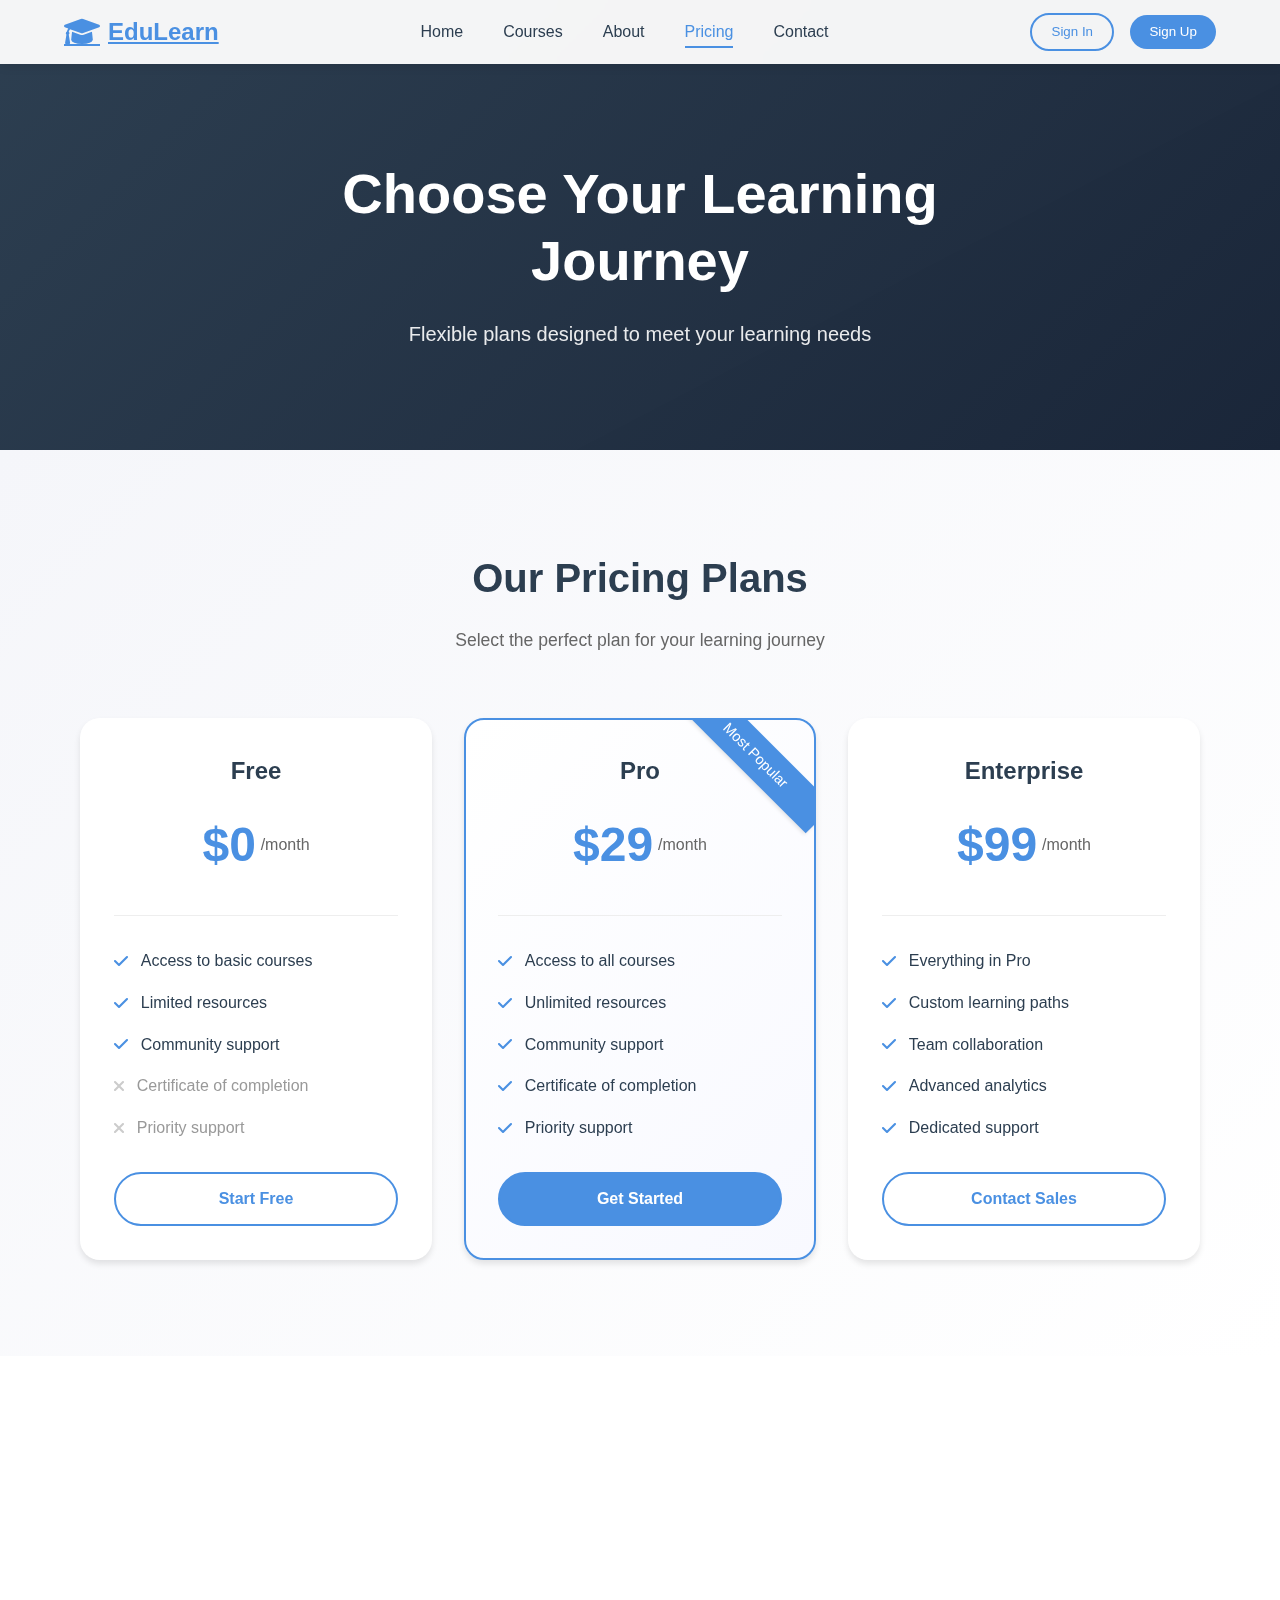
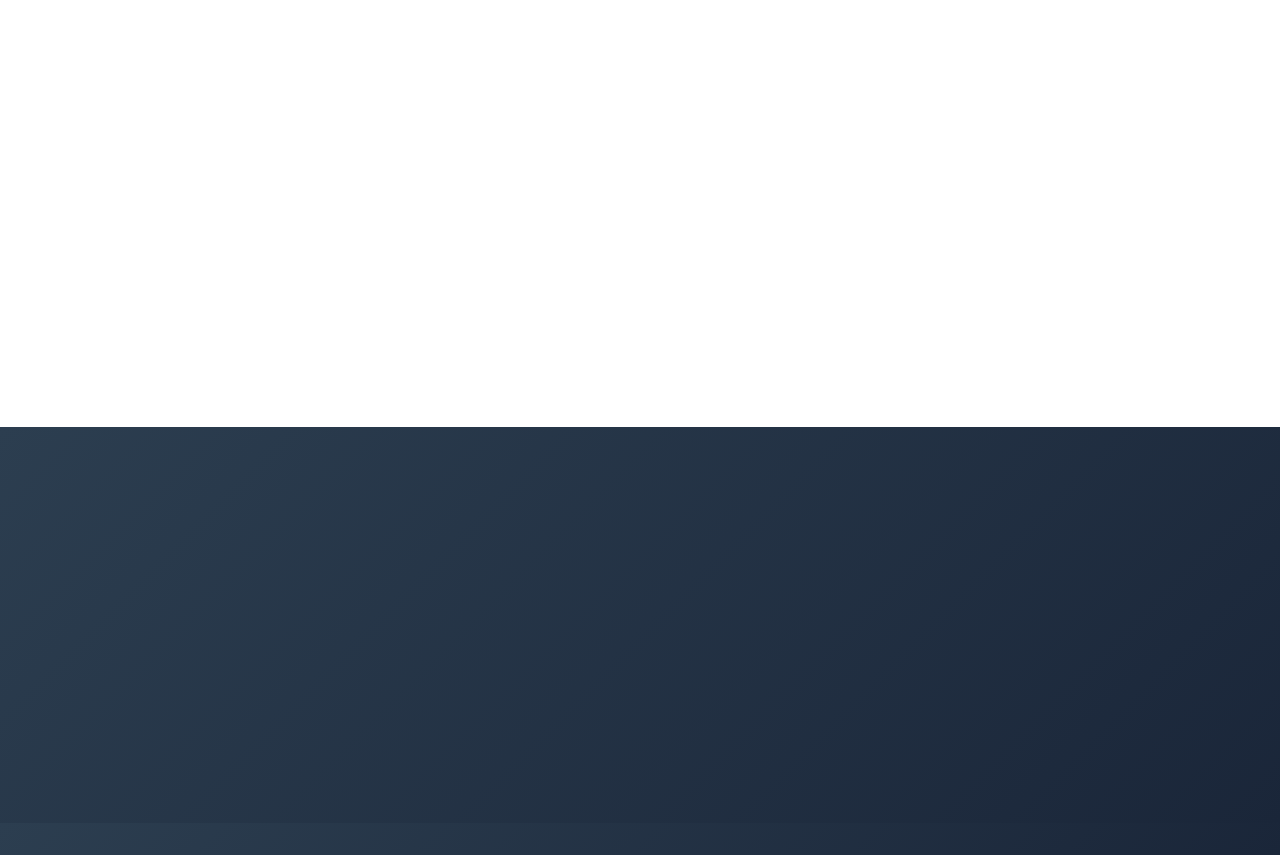
<file: pricing.html>
<!DOCTYPE html>
<html lang="en">
<head>
    <meta charset="UTF-8">
    <meta name="viewport" content="width=device-width, initial-scale=1.0">
    <title>Pricing - EduLearn</title>
    <link rel="stylesheet" href="styles.css">
    <link rel="stylesheet" href="pricing.css">
    <link rel="stylesheet" href="https://cdnjs.cloudflare.com/ajax/libs/font-awesome/6.0.0/css/all.min.css">
    <link rel="stylesheet" href="https://unpkg.com/aos@next/dist/aos.css" />
</head>
<body>
    <!-- Navbar -->
    <nav class="navbar">
        <div class="nav-container">
            <a href="index.html" class="logo">
                <i class="fas fa-graduation-cap"></i>
                EduLearn
            </a>
            <div class="nav-toggle">
                <span></span>
                <span></span>
                <span></span>
            </div>
            <ul class="nav-links">
                <li><a href="index.html">Home</a></li>
                <li><a href="index.html#courses">Courses</a></li>
                <li><a href="about.html">About</a></li>
                <li><a href="pricing.html" class="active">Pricing</a></li>
                <li><a href="#contact">Contact</a></li>
            </ul>
            <div class="nav-auth">
                <button class="signin-btn">Sign In</button>
                <button class="signup-btn">Sign Up</button>
            </div>
        </div>
    </nav>

    <!-- Pricing Hero Section -->
    <section class="pricing-hero">
        <div class="pricing-hero-content">
            <h1 data-aos="fade-up">Choose Your Learning Journey</h1>
            <p data-aos="fade-up" data-aos-delay="200">Flexible plans designed to meet your learning needs</p>
        </div>
    </section>

    <!-- Pricing Section -->
    <section class="pricing-section">
        <div class="section-header" data-aos="fade-up">
            <h2>Our Pricing Plans</h2>
            <p>Select the perfect plan for your learning journey</p>
        </div>
        <div class="pricing-grid">
            <div class="pricing-card" data-aos="fade-up" data-aos-delay="0">
                <div class="card-header">
                    <h3>Free</h3>
                    <div class="price">$0<span>/month</span></div>
                </div>
                <div class="card-features">
                    <ul>
                        <li><i class="fas fa-check"></i> Access to basic courses</li>
                        <li><i class="fas fa-check"></i> Limited resources</li>
                        <li><i class="fas fa-check"></i> Community support</li>
                        <li class="disabled"><i class="fas fa-times"></i> Certificate of completion</li>
                        <li class="disabled"><i class="fas fa-times"></i> Priority support</li>
                    </ul>
                </div>
                <button class="pricing-button">Start Free</button>
            </div>

            <div class="pricing-card featured" data-aos="fade-up" data-aos-delay="200">
                <div class="popular-badge">Most Popular</div>
                <div class="card-header">
                    <h3>Pro</h3>
                    <div class="price">$29<span>/month</span></div>
                </div>
                <div class="card-features">
                    <ul>
                        <li><i class="fas fa-check"></i> Access to all courses</li>
                        <li><i class="fas fa-check"></i> Unlimited resources</li>
                        <li><i class="fas fa-check"></i> Community support</li>
                        <li><i class="fas fa-check"></i> Certificate of completion</li>
                        <li><i class="fas fa-check"></i> Priority support</li>
                    </ul>
                </div>
                <button class="pricing-button featured">Get Started</button>
            </div>

            <div class="pricing-card" data-aos="fade-up" data-aos-delay="400">
                <div class="card-header">
                    <h3>Enterprise</h3>
                    <div class="price">$99<span>/month</span></div>
                </div>
                <div class="card-features">
                    <ul>
                        <li><i class="fas fa-check"></i> Everything in Pro</li>
                        <li><i class="fas fa-check"></i> Custom learning paths</li>
                        <li><i class="fas fa-check"></i> Team collaboration</li>
                        <li><i class="fas fa-check"></i> Advanced analytics</li>
                        <li><i class="fas fa-check"></i> Dedicated support</li>
                    </ul>
                </div>
                <button class="pricing-button">Contact Sales</button>
            </div>
        </div>
    </section>

    <!-- FAQ Section -->
    <section class="pricing-faq">
        <div class="section-header" data-aos="fade-up">
            <h2>Frequently Asked Questions</h2>
            <p>Common questions about our pricing plans</p>
        </div>
        <div class="faq-container">
            <div class="faq-item" data-aos="fade-up" data-aos-delay="0">
                <div class="faq-question">
                    <div class="question-text">
                        <i class="fas fa-circle-question"></i>
                        <span>Can I switch plans anytime?</span>
                    </div>
                    <div class="faq-toggle">
                        <i class="fas fa-chevron-down"></i>
                    </div>
                </div>
                <div class="faq-answer">
                    <p>Yes, you can upgrade or downgrade your plan at any time. Changes will be reflected in your next billing cycle.</p>
                </div>
            </div>

            <div class="faq-item" data-aos="fade-up" data-aos-delay="100">
                <div class="faq-question">
                    <div class="question-text">
                        <i class="fas fa-credit-card"></i>
                        <span>What payment methods do you accept?</span>
                    </div>
                    <div class="faq-toggle">
                        <i class="fas fa-chevron-down"></i>
                    </div>
                </div>
                <div class="faq-answer">
                    <p>We accept all major credit cards, PayPal, and bank transfers for enterprise plans.</p>
                </div>
            </div>

            <div class="faq-item" data-aos="fade-up" data-aos-delay="200">
                <div class="faq-question">
                    <div class="question-text">
                        <i class="fas fa-rotate-left"></i>
                        <span>Is there a refund policy?</span>
                    </div>
                    <div class="faq-toggle">
                        <i class="fas fa-chevron-down"></i>
                    </div>
                </div>
                <div class="faq-answer">
                    <p>Yes, we offer a 30-day money-back guarantee if you're not satisfied with our service.</p>
                </div>
            </div>
        </div>
    </section>

    <!-- Contact Section -->
    <section class="pricing-contact">
        <div class="contact-container" data-aos="fade-up">
            <h2>Need Help Choosing?</h2>
            <p>Our team is here to help you find the perfect plan for your needs</p>
            <button class="contact-button">Contact Support</button>
        </div>
    </section>

    <!-- Footer -->
    <footer class="footer">
        <!-- Footer content from index.html -->
    </footer>

    <!-- Scroll to Top Button -->
    <button id="scroll-to-top" class="scroll-to-top">
        <i class="fas fa-arrow-up"></i>
    </button>

    <script src="script.js"></script>
    <script src="https://unpkg.com/aos@next/dist/aos.js"></script>
    <script>
        AOS.init({
            duration: 800,
            once: true,
            offset: 100
        });
    </script>
</body>
</html>
</file>
<file: pricing.css>
/* Pricing Hero Section */
.pricing-hero {
    min-height: 50vh;
    background: linear-gradient(135deg, var(--secondary-color) 0%, #1a2639 100%);
    display: flex;
    align-items: center;
    justify-content: center;
    text-align: center;
    padding: 120px 5% 60px;
    position: relative;
    overflow: hidden;
}

.pricing-hero::before {
    content: '';
    position: absolute;
    top: 0;
    left: 0;
    width: 100%;
    height: 100%;
    background: url('[data-uri]');
    opacity: 0.1;
}

.pricing-hero-content {
    max-width: 800px;
    position: relative;
    z-index: 1;
}

.pricing-hero h1 {
    color: var(--white);
    font-size: 3.5rem;
    margin-bottom: 1.5rem;
    line-height: 1.2;
}

.pricing-hero p {
    color: rgba(255, 255, 255, 0.9);
    font-size: 1.25rem;
    line-height: 1.6;
}

/* Pricing Section */
.pricing-section {
    padding: 6rem 5%;
    background: linear-gradient(135deg, var(--light-gray) 0%, #ffffff 100%);
}

.pricing-section .section-header {
    text-align: center;
    margin-bottom: 4rem;
}

.pricing-section .section-header h2 {
    font-size: 2.5rem;
    color: var(--secondary-color);
    margin-bottom: 1rem;
}

.pricing-section .section-header p {
    color: #666;
    font-size: 1.1rem;
}

/* FAQ Section */
.pricing-faq {
    padding: 6rem 5%;
    background: var(--white);
}

.pricing-faq .section-header {
    text-align: center;
    margin-bottom: 4rem;
}

.pricing-faq .section-header h2 {
    font-size: 2.5rem;
    color: var(--secondary-color);
    margin-bottom: 1rem;
}

.pricing-faq .section-header p {
    color: #666;
    font-size: 1.1rem;
}

.pricing-faq .faq-container {
    max-width: 800px;
    margin: 0 auto;
}

/* Contact Section */
.pricing-contact {
    padding: 6rem 5%;
    background: linear-gradient(135deg, var(--secondary-color) 0%, #1a2639 100%);
    text-align: center;
    position: relative;
    overflow: hidden;
}

.contact-container {
    max-width: 600px;
    margin: 0 auto;
    position: relative;
    z-index: 1;
}

.pricing-contact h2 {
    color: var(--white);
    font-size: 2.5rem;
    margin-bottom: 1.5rem;
}

.pricing-contact p {
    color: rgba(255, 255, 255, 0.9);
    font-size: 1.2rem;
    margin-bottom: 2rem;
}

.contact-button {
    padding: 1rem 2.5rem;
    font-size: 1.1rem;
    background: var(--white);
    color: var(--primary-color);
    border: none;
    border-radius: 50px;
    cursor: pointer;
    transition: var(--transition);
}

.contact-button:hover {
    background: var(--primary-color);
    color: var(--white);
    transform: translateY(-3px);
}

/* Responsive Design */
@media (max-width: 1024px) {
    .pricing-hero h1 {
        font-size: 3rem;
    }
}

@media (max-width: 768px) {
    .pricing-hero {
        min-height: 40vh;
        padding: 100px 5% 40px;
    }

    .pricing-hero h1 {
        font-size: 2.5rem;
    }

    .pricing-hero p {
        font-size: 1.1rem;
    }

    .pricing-section .section-header h2,
    .pricing-faq .section-header h2,
    .pricing-contact h2 {
        font-size: 2rem;
    }

    .pricing-section,
    .pricing-faq,
    .pricing-contact {
        padding: 4rem 5%;
    }
}

/* Animations */
@keyframes fadeInUp {
    from {
        opacity: 0;
        transform: translateY(30px);
    }
    to {
        opacity: 1;
        transform: translateY(0);
    }
}

[data-aos="fade-up"] {
    opacity: 0;
    transform: translateY(30px);
    transition: transform 0.6s cubic-bezier(0.4, 0, 0.2, 1),
                opacity 0.6s cubic-bezier(0.4, 0, 0.2, 1);
}

[data-aos="fade-up"].aos-animate {
    opacity: 1;
    transform: translateY(0);
}
</file>
<file: styles.css>
/* Reset and Base Styles */
* {
    margin: 0;
    padding: 0;
    box-sizing: border-box;
}

:root {
    --primary-color: #4a90e2;
    --secondary-color: #2c3e50;
    --accent-color: #e74c3c;
    --text-color: #333;
    --light-gray: #f5f6fa;
    --white: #ffffff;
    --shadow: 0 4px 6px rgba(0, 0, 0, 0.1);
    --transition: all 0.4s cubic-bezier(0.4, 0, 0.2, 1);
    --transition-slow: all 0.6s cubic-bezier(0.4, 0, 0.2, 1);
    --transition-bounce: all 0.6s cubic-bezier(0.68, -0.55, 0.265, 1.55);
}

body {
    font-family: 'Segoe UI', Tahoma, Geneva, Verdana, sans-serif;
    line-height: 1.6;
    color: var(--text-color);
}

/* Navbar Styles */
.navbar {
    position: fixed;
    top: 0;
    width: 100%;
    background: rgba(255, 255, 255, 0.95);
    backdrop-filter: blur(10px);
    padding: 0.8rem 5%;
    box-shadow: 0 2px 10px rgba(0, 0, 0, 0.1);
    z-index: 1000;
}

.nav-container {
    max-width: 1400px;
    margin: 0 auto;
    display: flex;
    justify-content: space-between;
    align-items: center;
}

.logo {
    display: flex;
    align-items: center;
    gap: 0.5rem;
    font-size: 1.5rem;
    font-weight: bold;
    color: var(--primary-color);
}

.logo i {
    font-size: 1.8rem;
}

.nav-links {
    display: flex;
    list-style: none;
    gap: 2.5rem;
    margin: 0 auto;
    padding: 0 2rem;
}

.nav-links a {
    text-decoration: none;
    color: var(--secondary-color);
    font-weight: 500;
    padding: 0.5rem 0;
    position: relative;
    transition: var(--transition);
}

.nav-links a::after {
    content: '';
    position: absolute;
    bottom: 0;
    left: 0;
    width: 0;
    height: 2px;
    background: var(--primary-color);
    transition: var(--transition);
}

.nav-links a:hover::after,
.nav-links a.active::after {
    width: 100%;
}

.nav-links a:hover,
.nav-links a.active {
    color: var(--primary-color);
}

.nav-auth {
    display: flex;
    gap: 1rem;
    align-items: center;
}

.signin-btn, .signup-btn {
    padding: 0.6rem 1.2rem;
    border-radius: 50px;
    font-weight: 500;
    cursor: pointer;
    transition: var(--transition);
}

.signin-btn {
    background: transparent;
    border: 2px solid var(--primary-color);
    color: var(--primary-color);
}

.signin-btn:hover {
    background: var(--primary-color);
    color: var(--white);
    transform: translateY(-2px);
}

.signup-btn {
    background: var(--primary-color);
    border: none;
    color: var(--white);
}

.signup-btn:hover {
    background: var(--secondary-color);
    transform: translateY(-2px);
}

/* Auth Modal Styles */
.auth-modal {
    display: none;
    position: fixed;
    top: 0;
    left: 0;
    width: 100%;
    height: 100%;
    background: rgba(0, 0, 0, 0.5);
    backdrop-filter: blur(5px);
    z-index: 2000;
    align-items: center;
    justify-content: center;
}

.auth-modal.active {
    display: flex;
}

.modal-content {
    background: var(--white);
    padding: 2rem;
    border-radius: 20px;
    width: 90%;
    max-width: 400px;
    position: relative;
    box-shadow: 0 10px 30px rgba(0, 0, 0, 0.2);
}

.close-modal {
    position: absolute;
    top: 1rem;
    right: 1.5rem;
    font-size: 1.5rem;
    cursor: pointer;
    color: var(--text-color);
    transition: var(--transition);
}

.close-modal:hover {
    color: var(--accent-color);
}

.auth-form {
    text-align: center;
}

.auth-form h2 {
    color: var(--secondary-color);
    margin-bottom: 0.5rem;
}

.auth-form p {
    color: var(--text-color);
    margin-bottom: 2rem;
}

.form-group {
    position: relative;
    margin-bottom: 1.5rem;
}

.form-group i {
    position: absolute;
    left: 1rem;
    top: 50%;
    transform: translateY(-50%);
    color: var(--text-color);
}

.form-group input {
    width: 100%;
    padding: 0.8rem 1rem 0.8rem 2.5rem;
    border: 1px solid #ddd;
    border-radius: 50px;
    font-size: 1rem;
    transition: var(--transition);
}

.form-group input:focus {
    border-color: var(--primary-color);
    outline: none;
    box-shadow: 0 0 0 2px rgba(74, 144, 226, 0.1);
}

.form-options {
    display: flex;
    justify-content: space-between;
    align-items: center;
    margin-bottom: 1.5rem;
    font-size: 0.9rem;
}

.forgot-password {
    color: var(--primary-color);
    text-decoration: none;
}

.auth-button {
    width: 100%;
    padding: 1rem;
    background: var(--primary-color);
    color: var(--white);
    border: none;
    border-radius: 50px;
    font-size: 1rem;
    cursor: pointer;
    transition: var(--transition);
}

.auth-button:hover {
    background: var(--secondary-color);
    transform: translateY(-2px);
}

.switch-form {
    margin-top: 1.5rem;
    font-size: 0.9rem;
}

.switch-form a {
    color: var(--primary-color);
    text-decoration: none;
    font-weight: 500;
}

.hidden {
    display: none;
}

/* Mobile Navigation */
.nav-toggle {
    display: none;
    flex-direction: column;
    gap: 4px;
    cursor: pointer;
}

.nav-toggle span {
    width: 25px;
    height: 3px;
    background-color: var(--secondary-color);
    transition: var(--transition);
}

@media (max-width: 1024px) {
    .nav-links {
        gap: 1.5rem;
    }
}

@media (max-width: 768px) {
    .nav-container {
        padding: 0;
    }

    .nav-toggle {
        display: flex;
        margin-left: auto;
        margin-right: 1rem;
    }

    .nav-links {
        position: fixed;
        top: 70px;
        left: -100%;
        width: 100%;
        height: calc(100vh - 70px);
        background: var(--white);
        flex-direction: column;
        align-items: center;
        padding: 2rem;
        transition: var(--transition);
    }

    .nav-links.active {
        left: 0;
    }

    .nav-auth {
        margin-left: auto;
    }

    .signin-btn {
        display: none;
    }
}

/* Hero Section */
.hero {
    min-height: 100vh;
    background: linear-gradient(135deg, #6B73FF 0%, #000DFF 100%);
    position: relative;
    overflow: hidden;
    padding: 80px 5% 0;
}

.hero-overlay {
    position: absolute;
    top: 0;
    left: 0;
    width: 100%;
    height: 100%;
    background: url('[data-uri]');
    opacity: 0.1;
}

.hero-content {
    max-width: 1400px;
    margin: 0 auto;
    display: grid;
    grid-template-columns: 1fr 1fr;
    gap: 4rem;
    align-items: center;
    position: relative;
    z-index: 1;
}

.hero-text {
    color: var(--white);
}

.animate-title {
    font-size: 4rem;
    font-weight: 700;
    margin-bottom: 1.5rem;
    opacity: 0;
    transform: translateY(30px);
    animation: fadeInUp 0.8s ease forwards 0.3s;
}

.animate-subtitle {
    font-size: 1.25rem;
    margin-bottom: 2.5rem;
    opacity: 0;
    transform: translateY(30px);
    animation: fadeInUp 0.8s ease forwards 0.5s;
}

.hero-buttons {
    display: flex;
    gap: 1rem;
    opacity: 0;
    transform: translateY(30px);
    animation: fadeInUp 0.8s ease forwards 0.7s;
}

.cta-button {
    padding: 1rem 2rem;
    font-size: 1.1rem;
    background: var(--white);
    color: var(--primary-color);
    border: none;
    border-radius: 50px;
    cursor: pointer;
    transition: var(--transition);
    box-shadow: 0 4px 15px rgba(0, 0, 0, 0.1);
}

.cta-button:hover {
    transform: translateY(-3px);
    box-shadow: 0 6px 20px rgba(0, 0, 0, 0.15);
    background: var(--accent-color);
    color: var(--white);
}

.secondary-button {
    padding: 1rem 2rem;
    font-size: 1.1rem;
    background: transparent;
    color: var(--white);
    border: 2px solid var(--white);
    border-radius: 50px;
    cursor: pointer;
    transition: var(--transition);
}

.secondary-button:hover {
    background: var(--white);
    color: var(--primary-color);
    transform: translateY(-3px);
}

.hero-image {
    position: relative;
    opacity: 0;
    transform: translateX(30px);
    animation: fadeInRight 0.8s ease forwards 0.9s;
}

.hero-image img {
    width: 100%;
    height: auto;
    border-radius: 20px;
    box-shadow: 0 20px 40px rgba(0, 0, 0, 0.2);
}

.floating-card {
    position: absolute;
    background: var(--white);
    padding: 1rem;
    border-radius: 15px;
    box-shadow: 0 10px 20px rgba(0, 0, 0, 0.1);
    display: flex;
    align-items: center;
    gap: 0.5rem;
    animation: float 3s ease-in-out infinite;
}

.floating-card i {
    font-size: 1.5rem;
    color: var(--primary-color);
}

.floating-card span {
    font-weight: 600;
    color: var(--secondary-color);
}

.card-1 {
    top: 10%;
    left: -10%;
    animation-delay: 0s;
}

.card-2 {
    top: 50%;
    right: -10%;
    animation-delay: 0.5s;
}

.card-3 {
    bottom: 10%;
    left: 10%;
    animation-delay: 1s;
}

@keyframes float {
    0% {
        transform: translateY(0) translateX(0);
    }
    50% {
        transform: translateY(-15px) translateX(5px);
    }
    100% {
        transform: translateY(0) translateX(0);
    }
}

@keyframes fadeInRight {
    from {
        opacity: 0;
        transform: translateX(40px);
    }
    to {
        opacity: 1;
        transform: translateX(0);
    }
}

/* Update media queries for hero section */
@media (max-width: 1024px) {
    .hero-content {
        grid-template-columns: 1fr;
        text-align: center;
        gap: 2rem;
    }

    .hero-buttons {
        justify-content: center;
    }

    .animate-title {
        font-size: 3rem;
    }

    .floating-card {
        display: none;
    }
}

@media (max-width: 768px) {
    .hero {
        padding-top: 100px;
    }

    .animate-title {
        font-size: 2.5rem;
    }

    .hero-buttons {
        flex-direction: column;
        max-width: 300px;
        margin: 0 auto;
    }
}

/* Courses Section */
.courses {
    padding: 8rem 5%;
    background: var(--light-gray);
}

.section-header {
    text-align: center;
    margin-bottom: 4rem;
    opacity: 0;
    transform: translateY(20px);
    animation: fadeInUp 0.8s ease forwards;
}

.section-header h2 {
    font-size: 2.5rem;
    color: var(--secondary-color);
    margin-bottom: 1rem;
}

.section-header p {
    color: var(--text-color);
    font-size: 1.1rem;
    max-width: 600px;
    margin: 0 auto;
}

.course-grid {
    display: grid;
    grid-template-columns: repeat(auto-fit, minmax(350px, 1fr));
    gap: 2.5rem;
    max-width: 1400px;
    margin: 0 auto;
}

.course-card {
    background: var(--white);
    border-radius: 20px;
    overflow: hidden;
    box-shadow: 0 5px 15px rgba(0, 0, 0, 0.05);
    transition: transform 0.3s ease, box-shadow 0.3s ease;
}

.course-card:hover {
    transform: translateY(-10px);
    box-shadow: 0 15px 30px rgba(0, 0, 0, 0.1);
}

.course-image {
    position: relative;
    overflow: hidden;
    aspect-ratio: 16/9;
}

.course-image img {
    width: 100%;
    height: 100%;
    object-fit: cover;
}

.course-overlay {
    position: absolute;
    top: 1rem;
    left: 1rem;
    right: 1rem;
    display: flex;
    justify-content: space-between;
    gap: 1rem;
}

.course-level, .course-duration {
    background: rgba(255, 255, 255, 0.9);
    padding: 0.5rem 1rem;
    border-radius: 50px;
    font-size: 0.9rem;
    color: var(--secondary-color);
    display: flex;
    align-items: center;
    gap: 0.5rem;
    backdrop-filter: blur(5px);
}

.course-content {
    padding: 2rem;
}

.course-tags {
    display: flex;
    gap: 0.5rem;
    margin-bottom: 1rem;
    flex-wrap: wrap;
}

.tag {
    background: var(--light-gray);
    color: var(--primary-color);
    padding: 0.3rem 0.8rem;
    border-radius: 50px;
    font-size: 0.85rem;
    font-weight: 500;
}

.course-content h3 {
    font-size: 1.4rem;
    color: var(--secondary-color);
    margin-bottom: 1rem;
    line-height: 1.4;
}

.course-content p {
    color: var(--text-color);
    margin-bottom: 1.5rem;
    line-height: 1.6;
}

.course-meta {
    display: flex;
    justify-content: space-between;
    padding-bottom: 1.5rem;
    border-bottom: 1px solid var(--light-gray);
    margin-bottom: 1.5rem;
}

.meta-item {
    display: flex;
    align-items: center;
    gap: 0.5rem;
    color: var(--text-color);
    font-size: 0.9rem;
}

.meta-item i {
    color: var(--primary-color);
}

.course-footer {
    display: flex;
    justify-content: space-between;
    align-items: center;
}

.course-price {
    font-size: 1.5rem;
    font-weight: 700;
    color: var(--primary-color);
}

.enroll-button {
    padding: 0.8rem 1.5rem;
    background: var(--primary-color);
    color: var(--white);
    border: none;
    border-radius: 50px;
    font-weight: 500;
    cursor: pointer;
    transition: transform 0.3s ease, background-color 0.3s ease;
}

.enroll-button:hover {
    transform: translateY(-3px);
    background: var(--secondary-color);
}

.courses-cta {
    text-align: center;
    margin-top: 4rem;
}

.view-all-button {
    padding: 1rem 2rem;
    background: transparent;
    color: var(--primary-color);
    border: 2px solid var(--primary-color);
    border-radius: 50px;
    font-size: 1.1rem;
    font-weight: 500;
    cursor: pointer;
    transition: transform 0.3s ease, background-color 0.3s ease, color 0.3s ease;
    display: inline-flex;
    align-items: center;
    gap: 0.5rem;
}

.view-all-button:hover {
    background: var(--primary-color);
    color: var(--white);
    transform: translateY(-3px);
}

.view-all-button i {
    transition: transform 0.3s ease;
}

.view-all-button:hover i {
    transform: translateX(5px);
}

@media (max-width: 768px) {
    .courses {
        padding: 6rem 5%;
    }

    .section-header h2 {
        font-size: 2rem;
    }

    .course-grid {
        grid-template-columns: 1fr;
        gap: 2rem;
    }

    .course-content {
        padding: 1.5rem;
    }
}

/* Pricing Section */
.pricing {
    padding: 6rem 5%;
    background: linear-gradient(135deg, var(--light-gray) 0%, #ffffff 100%);
}

.pricing .section-header {
    text-align: center;
    margin-bottom: 4rem;
}

.pricing .section-header h2 {
    font-size: 2.5rem;
    color: var(--secondary-color);
    margin-bottom: 1rem;
}

.pricing .section-header p {
    color: #666;
    font-size: 1.1rem;
}

.pricing-grid {
    display: grid;
    grid-template-columns: repeat(auto-fit, minmax(300px, 1fr));
    gap: 2rem;
    max-width: 1200px;
    margin: 0 auto;
    padding: 0 1rem;
}

.pricing-card {
    background: var(--white);
    border-radius: 20px;
    padding: 2rem;
    position: relative;
    transition: var(--transition-bounce);
    border: 2px solid transparent;
    box-shadow: var(--shadow);
    overflow: hidden;
}

.pricing-card:hover {
    transform: translateY(-10px);
    border-color: var(--primary-color);
    box-shadow: 0 10px 30px rgba(74, 144, 226, 0.2);
}

.pricing-card.featured {
    border-color: var(--primary-color);
    background: linear-gradient(135deg, #ffffff 0%, #f8f9ff 100%);
}

.popular-badge {
    position: absolute;
    top: 1rem;
    right: -2rem;
    background: var(--primary-color);
    color: white;
    padding: 0.5rem 3rem;
    transform: rotate(45deg);
    font-size: 0.9rem;
    font-weight: 500;
    box-shadow: 0 2px 4px rgba(0,0,0,0.1);
}

.card-header {
    text-align: center;
    margin-bottom: 2rem;
    padding-bottom: 2rem;
    border-bottom: 1px solid #eee;
}

.pricing-card h3 {
    color: var(--secondary-color);
    font-size: 1.5rem;
    margin-bottom: 1rem;
}

.price {
    font-size: 3rem;
    font-weight: bold;
    color: var(--primary-color);
    display: flex;
    align-items: center;
    justify-content: center;
    gap: 0.3rem;
}

.price span {
    font-size: 1rem;
    font-weight: normal;
    color: #666;
}

.card-features {
    margin-bottom: 2rem;
}

.pricing-card ul {
    list-style: none;
    padding: 0;
    margin: 0;
}

.pricing-card li {
    margin-bottom: 1rem;
    display: flex;
    align-items: center;
    gap: 0.8rem;
    color: var(--secondary-color);
    font-size: 1rem;
}

.pricing-card li i {
    color: var(--primary-color);
    font-size: 1rem;
}

.pricing-card li.disabled {
    color: #999;
}

.pricing-card li.disabled i {
    color: #ccc;
}

.pricing-button {
    width: 100%;
    padding: 1rem;
    border: 2px solid var(--primary-color);
    border-radius: 50px;
    background: transparent;
    color: var(--primary-color);
    font-size: 1rem;
    font-weight: 600;
    cursor: pointer;
    transition: var(--transition);
    position: relative;
    overflow: hidden;
}

.pricing-button::before {
    content: '';
    position: absolute;
    top: 0;
    left: -100%;
    width: 100%;
    height: 100%;
    background: var(--primary-color);
    transition: var(--transition);
    z-index: -1;
}

.pricing-button:hover::before {
    left: 0;
}

.pricing-button:hover {
    color: var(--white);
    transform: translateY(-2px);
}

.pricing-button.featured {
    background: var(--primary-color);
    color: var(--white);
}

.pricing-button.featured:hover {
    background: var(--secondary-color);
    border-color: var(--secondary-color);
}

/* Animation keyframes */
@keyframes fadeInUp {
    from {
        opacity: 0;
        transform: translateY(20px);
    }
    to {
        opacity: 1;
        transform: translateY(0);
    }
}

[data-aos="fade-up"] {
    opacity: 0;
    transform: translateY(20px);
    transition: transform 0.6s cubic-bezier(0.4, 0, 0.2, 1),
                opacity 0.6s cubic-bezier(0.4, 0, 0.2, 1);
}

[data-aos="fade-up"].aos-animate {
    opacity: 1;
    transform: translateY(0);
}

@media (max-width: 768px) {
    .pricing-grid {
        grid-template-columns: 1fr;
        padding: 0;
    }
    
    .pricing-card.featured {
        order: -1;
    }
    
    .pricing .section-header h2 {
        font-size: 2rem;
    }
}

/* Testimonials Section */
.testimonials {
    padding: 6rem 5%;
    background: linear-gradient(135deg, var(--white) 0%, var(--light-gray) 100%);
    overflow: hidden;
}

.testimonials .section-header {
    text-align: center;
    margin-bottom: 4rem;
}

.testimonials .section-header h2 {
    font-size: 2.5rem;
    color: var(--secondary-color);
    margin-bottom: 1rem;
}

.testimonials .section-header p {
    color: #666;
    font-size: 1.1rem;
    max-width: 600px;
    margin: 0 auto;
}

.testimonial-container {
    max-width: 1400px;
    margin: 0 auto;
    padding: 0 1rem;
}

.testimonial-track {
    display: grid;
    grid-template-columns: repeat(auto-fit, minmax(350px, 1fr));
    gap: 2.5rem;
    margin: 0 auto;
}

.testimonial-card {
    background: var(--white);
    border-radius: 20px;
    padding: 3rem 2rem 2rem;
    position: relative;
    transition: var(--transition-bounce);
    box-shadow: 0 10px 30px rgba(0, 0, 0, 0.05);
    border: 1px solid rgba(0, 0, 0, 0.05);
    overflow: visible;
}

.testimonial-card:hover {
    transform: translateY(-10px);
    box-shadow: 0 20px 40px rgba(74, 144, 226, 0.15);
    border-color: var(--primary-color);
}

.testimonial-quote {
    position: absolute;
    top: -25px;
    right: 30px;
    width: 50px;
    height: 50px;
    background: var(--primary-color);
    border-radius: 50%;
    display: flex;
    align-items: center;
    justify-content: center;
    color: var(--white);
    font-size: 1.5rem;
    box-shadow: 0 4px 15px rgba(74, 144, 226, 0.3);
    transform: rotate(10deg);
    transition: var(--transition);
}

.testimonial-card:hover .testimonial-quote {
    transform: rotate(-10deg) scale(1.1);
    background: var(--secondary-color);
}

.testimonial-content {
    position: relative;
    z-index: 1;
}

.testimonial-content > p {
    font-size: 1.1rem;
    line-height: 1.7;
    color: var(--secondary-color);
    margin-bottom: 1.5rem;
    font-style: italic;
    position: relative;
    padding-bottom: 1.5rem;
}

.testimonial-content > p::after {
    content: '';
    position: absolute;
    bottom: 0;
    left: 0;
    width: 50px;
    height: 3px;
    background: var(--primary-color);
    border-radius: 3px;
}

.testimonial-author {
    display: flex;
    align-items: center;
    gap: 1rem;
    padding-top: 1rem;
}

.testimonial-img {
    width: 65px;
    height: 65px;
    border-radius: 50%;
    object-fit: cover;
    border: 3px solid var(--white);
    box-shadow: 0 3px 10px rgba(0, 0, 0, 0.1);
    transition: var(--transition);
}

.testimonial-card:hover .testimonial-img {
    transform: scale(1.1);
    border-color: var(--primary-color);
}

.author-info {
    flex: 1;
}

.author-info h4 {
    color: var(--secondary-color);
    font-size: 1.2rem;
    margin-bottom: 0.2rem;
    font-weight: 600;
}

.author-info .role {
    color: var(--primary-color);
    font-size: 0.95rem;
    margin-bottom: 0.5rem;
    font-weight: 500;
}

.rating {
    color: #ffd700;
    font-size: 0.9rem;
    display: flex;
    gap: 0.2rem;
}

.rating i {
    filter: drop-shadow(0 2px 4px rgba(255, 215, 0, 0.3));
}

@media (max-width: 1200px) {
    .testimonial-track {
        grid-template-columns: repeat(2, 1fr);
        gap: 2rem;
    }
}

@media (max-width: 768px) {
    .testimonials {
        padding: 4rem 5%;
    }

    .testimonial-track {
        grid-template-columns: 1fr;
        gap: 2rem;
    }

    .testimonials .section-header h2 {
        font-size: 2rem;
    }

    .testimonial-card {
        padding: 2.5rem 1.5rem 1.5rem;
    }

    .testimonial-quote {
        top: -20px;
        right: 20px;
        width: 40px;
        height: 40px;
        font-size: 1.2rem;
    }
}

/* Add slide animation for testimonials */
@keyframes slideIn {
    from {
        opacity: 0;
        transform: translateY(30px);
    }
    to {
        opacity: 1;
        transform: translateY(0);
    }
}

.testimonial-card {
    animation: slideIn 0.6s ease forwards;
}

.testimonial-card:nth-child(2) {
    animation-delay: 0.2s;
}

.testimonial-card:nth-child(3) {
    animation-delay: 0.4s;
}

.testimonial-card:nth-child(4) {
    animation-delay: 0.6s;
}

.testimonial-card:nth-child(5) {
    animation-delay: 0.8s;
}

/* FAQ Section */
.faq {
    padding: 6rem 5%;
    background: linear-gradient(135deg, var(--white) 0%, var(--light-gray) 100%);
}

.faq .section-header {
    text-align: center;
    margin-bottom: 4rem;
}

.faq .section-header h2 {
    font-size: 2.5rem;
    color: var(--secondary-color);
    margin-bottom: 1rem;
}

.faq .section-header p {
    color: #666;
    font-size: 1.1rem;
    max-width: 600px;
    margin: 0 auto;
}

.faq-container {
    max-width: 900px;
    margin: 0 auto;
    padding: 0 1rem;
}

.faq-item {
    background: var(--white);
    margin-bottom: 1.5rem;
    border-radius: 15px;
    overflow: hidden;
    box-shadow: 0 5px 20px rgba(0, 0, 0, 0.05);
    transition: var(--transition);
    border: 1px solid rgba(0, 0, 0, 0.05);
}

.faq-item:hover {
    transform: translateY(-3px);
    box-shadow: 0 10px 30px rgba(74, 144, 226, 0.15);
    border-color: var(--primary-color);
}

.faq-question {
    padding: 1.5rem;
    display: flex;
    justify-content: space-between;
    align-items: center;
    cursor: pointer;
    background: var(--white);
    transition: var(--transition);
}

.question-text {
    display: flex;
    align-items: center;
    gap: 1rem;
    font-size: 1.1rem;
    font-weight: 500;
    color: var(--secondary-color);
}

.question-text i {
    color: var(--primary-color);
    font-size: 1.3rem;
    transition: var(--transition);
}

.faq-item:hover .question-text i {
    transform: scale(1.2);
}

.faq-toggle {
    width: 24px;
    height: 24px;
    display: flex;
    align-items: center;
    justify-content: center;
    transition: var(--transition);
}

.faq-toggle i {
    color: var(--primary-color);
    font-size: 1rem;
    transition: var(--transition);
}

.faq-answer {
    padding: 0 1.5rem;
    max-height: 0;
    overflow: hidden;
    transition: all 0.4s cubic-bezier(0.4, 0, 0.2, 1);
    opacity: 0;
}

.faq-answer p {
    color: #666;
    line-height: 1.7;
    padding-bottom: 1.5rem;
}

.faq-item.active {
    background: var(--white);
    border-color: var(--primary-color);
}

.faq-item.active .faq-question {
    border-bottom: 1px solid rgba(0, 0, 0, 0.05);
}

.faq-item.active .faq-toggle i {
    transform: rotate(180deg);
}

.faq-item.active .faq-answer {
    max-height: 300px;
    opacity: 1;
}

/* FAQ Animations */
@keyframes fadeInUp {
    from {
        opacity: 0;
        transform: translateY(20px);
    }
    to {
        opacity: 1;
        transform: translateY(0);
    }
}

@keyframes rotateIn {
    from {
        transform: rotate(-180deg);
        opacity: 0;
    }
    to {
        transform: rotate(0);
        opacity: 1;
    }
}

.faq-item[data-aos="fade-up"] {
    opacity: 0;
    transform: translateY(20px);
}

.faq-item[data-aos="fade-up"].aos-animate {
    opacity: 1;
    transform: translateY(0);
}

.question-text i {
    animation: rotateIn 0.6s ease forwards;
}

@media (max-width: 768px) {
    .faq {
        padding: 4rem 5%;
    }

    .faq .section-header h2 {
        font-size: 2rem;
    }

    .faq-question {
        padding: 1.2rem;
    }

    .question-text {
        font-size: 1rem;
        gap: 0.8rem;
    }

    .question-text i {
        font-size: 1.1rem;
    }

    .faq-answer {
        padding: 0 1.2rem;
    }
}

/* Footer */
.footer {
    background: linear-gradient(135deg, var(--secondary-color) 0%, #1a2639 100%);
    color: var(--white);
    padding: 0 5% 2rem;
    position: relative;
    overflow: hidden;
}

.footer-waves {
    width: 100%;
    height: 100px;
    margin-bottom: 30px;
}

.footer-content {
    display: grid;
    grid-template-columns: repeat(auto-fit, minmax(250px, 1fr));
    gap: 3rem;
    margin-bottom: 3rem;
    position: relative;
}

.footer-section {
    position: relative;
}

.footer-section.brand .logo {
    display: flex;
    align-items: center;
    gap: 0.5rem;
    margin-bottom: 1rem;
}

.footer-section.brand .logo i {
    font-size: 2rem;
    color: var(--primary-color);
}

.footer-section.brand p {
    color: #a4b0be;
    line-height: 1.6;
    margin-bottom: 1.5rem;
}

.footer-section h3 {
    color: var(--white);
    font-size: 1.3rem;
    margin-bottom: 1.5rem;
    position: relative;
    padding-bottom: 0.5rem;
}

.footer-section h3::after {
    content: '';
    position: absolute;
    left: 0;
    bottom: 0;
    width: 50px;
    height: 2px;
    background: var(--primary-color);
    transition: var(--transition);
}

.footer-section:hover h3::after {
    width: 80px;
}

.social-links {
    display: flex;
    gap: 1rem;
}

.social-link {
    width: 35px;
    height: 35px;
    background: rgba(255, 255, 255, 0.1);
    border-radius: 50%;
    display: flex;
    align-items: center;
    justify-content: center;
    color: var(--white);
    font-size: 1rem;
    transition: var(--transition);
    position: relative;
    overflow: hidden;
}

.social-link::before {
    content: '';
    position: absolute;
    top: 0;
    left: 0;
    width: 100%;
    height: 100%;
    background: var(--primary-color);
    transform: translateY(100%);
    transition: var(--transition);
    z-index: 0;
}

.social-link:hover::before {
    transform: translateY(0);
}

.social-link i {
    position: relative;
    z-index: 1;
}

.social-link:hover {
    transform: translateY(-3px);
}

.link-columns {
    display: grid;
    grid-template-columns: repeat(2, 1fr);
    gap: 2rem;
}

.footer-section.links ul {
    list-style: none;
}

.footer-section.links ul li {
    margin-bottom: 0.8rem;
}

.footer-section.links ul li a {
    color: #a4b0be;
    text-decoration: none;
    transition: var(--transition);
    display: flex;
    align-items: center;
    gap: 0.5rem;
}

.footer-section.links ul li a i {
    font-size: 0.8rem;
    transition: var(--transition);
}

.footer-section.links ul li a:hover {
    color: var(--primary-color);
    transform: translateX(5px);
}

.footer-section.links ul li a:hover i {
    transform: translateX(3px);
}

.contact-info p {
    display: flex;
    align-items: center;
    gap: 1rem;
    color: #a4b0be;
    margin-bottom: 1rem;
}

.contact-info p i {
    color: var(--primary-color);
    font-size: 1.2rem;
}

.newsletter-form .form-group {
    position: relative;
    margin-top: 1rem;
}

.newsletter-form input {
    width: 100%;
    padding: 1rem;
    padding-right: 3rem;
    background: rgba(255, 255, 255, 0.1);
    border: 1px solid rgba(255, 255, 255, 0.1);
    border-radius: 50px;
    color: var(--white);
    transition: var(--transition);
}

.newsletter-form input:focus {
    outline: none;
    border-color: var(--primary-color);
    background: rgba(255, 255, 255, 0.15);
}

.newsletter-form button {
    position: absolute;
    right: 5px;
    top: 50%;
    transform: translateY(-50%);
    background: var(--primary-color);
    border: none;
    width: 40px;
    height: 40px;
    border-radius: 50%;
    color: var(--white);
    cursor: pointer;
    transition: var(--transition);
}

.newsletter-form button:hover {
    background: var(--secondary-color);
    transform: translateY(-50%) scale(1.1);
}

.footer-bottom {
    text-align: center;
    position: relative;
    padding-top: 2rem;
}

.footer-line {
    height: 1px;
    background: linear-gradient(to right, transparent, rgba(255, 255, 255, 0.1), transparent);
    margin-bottom: 2rem;
}

.footer-bottom p {
    color: #a4b0be;
    margin-bottom: 1rem;
}

.footer-bottom-links {
    display: flex;
    justify-content: center;
    gap: 1rem;
    flex-wrap: wrap;
}

.footer-bottom-links a {
    color: #a4b0be;
    text-decoration: none;
    transition: var(--transition);
}

.footer-bottom-links a:hover {
    color: var(--primary-color);
}

.separator {
    color: #a4b0be;
}

@media (max-width: 768px) {
    .footer-content {
        grid-template-columns: 1fr;
        gap: 2rem;
    }

    .link-columns {
        grid-template-columns: 1fr;
        gap: 1rem;
    }

    .footer-waves {
        height: 50px;
    }
}

/* Footer Animations */
@keyframes fadeInUp {
    from {
        opacity: 0;
        transform: translateY(20px);
    }
    to {
        opacity: 1;
        transform: translateY(0);
    }
}

.footer-section {
    animation: fadeInUp 0.6s ease forwards;
}

.footer-section:nth-child(2) {
    animation-delay: 0.2s;
}

.footer-section:nth-child(3) {
    animation-delay: 0.4s;
}

.footer-section:nth-child(4) {
    animation-delay: 0.6s;
}

/* Scroll to Top Button */
.scroll-to-top {
    position: fixed;
    bottom: 2rem;
    right: 2rem;
    background: var(--primary-color);
    color: var(--white);
    width: 40px;
    height: 40px;
    border-radius: 50%;
    border: none;
    cursor: pointer;
    display: none;
    justify-content: center;
    align-items: center;
    transition: var(--transition);
}

.scroll-to-top.visible {
    display: flex;
}

.scroll-to-top:hover {
    background: var(--secondary-color);
    transform: translateY(-3px);
}

/* Animations */
@keyframes fadeInUp {
    from {
        opacity: 0;
        transform: translateY(40px);
    }
    to {
        opacity: 1;
        transform: translateY(0);
    }
}

@keyframes fadeInRight {
    from {
        opacity: 0;
        transform: translateX(40px);
    }
    to {
        opacity: 1;
        transform: translateX(0);
    }
}

@keyframes float {
    0% {
        transform: translateY(0) translateX(0);
    }
    50% {
        transform: translateY(-15px) translateX(5px);
    }
    100% {
        transform: translateY(0) translateX(0);
    }
}

@keyframes scaleIn {
    from {
        opacity: 0;
        transform: scale(0.9);
    }
    to {
        opacity: 1;
        transform: scale(1);
    }
}

@keyframes slideInBottom {
    from {
        opacity: 0;
        transform: translateY(100%);
    }
    to {
        opacity: 1;
        transform: translateY(0);
    }
}

/* Intersection Observer Animation Classes */
.fade-up {
    opacity: 0;
    transform: translateY(30px);
    transition: var(--transition-slow);
}

.fade-up.visible {
    opacity: 1;
    transform: translateY(0);
}

.scale-in {
    opacity: 0;
    transform: scale(0.9);
    transition: var(--transition-bounce);
}

.scale-in.visible {
    opacity: 1;
    transform: scale(1);
}

/* Responsive Design */
@media (max-width: 768px) {
    .nav-toggle {
        display: flex;
    }

    .nav-links {
        position: fixed;
        top: 70px;
        left: -100%;
        width: 100%;
        height: calc(100vh - 70px);
        background: var(--white);
        flex-direction: column;
        align-items: center;
        padding: 2rem;
        transition: var(--transition);
    }

    .nav-links.active {
        left: 0;
    }

    .hero h1 {
        font-size: 2.5rem;
    }

    .pricing-card.featured {
        transform: none;
    }
}

/* About Us Section */
.about {
    padding: 6rem 5%;
    background: linear-gradient(135deg, var(--white) 0%, var(--light-gray) 100%);
    overflow: hidden;
}

.about-container {
    max-width: 1400px;
    margin: 0 auto;
}

.about-content {
    display: grid;
    grid-template-columns: 1fr 1fr;
    gap: 4rem;
    margin-bottom: 4rem;
    align-items: center;
}

.about-text h3 {
    font-size: 2rem;
    color: var(--secondary-color);
    margin-bottom: 1.5rem;
    position: relative;
    padding-bottom: 1rem;
}

.about-text h3::after {
    content: '';
    position: absolute;
    left: 0;
    bottom: 0;
    width: 80px;
    height: 3px;
    background: var(--primary-color);
    border-radius: 3px;
}

.about-text p {
    color: #666;
    line-height: 1.7;
    margin-bottom: 2rem;
    font-size: 1.1rem;
}

.stats-grid {
    display: grid;
    grid-template-columns: repeat(2, 1fr);
    gap: 2rem;
}

.stat-item {
    text-align: center;
    padding: 1.5rem;
    background: var(--white);
    border-radius: 15px;
    box-shadow: 0 5px 20px rgba(0, 0, 0, 0.05);
    transition: var(--transition);
    border: 1px solid rgba(0, 0, 0, 0.05);
}

.stat-item:hover {
    transform: translateY(-5px);
    box-shadow: 0 10px 30px rgba(74, 144, 226, 0.15);
    border-color: var(--primary-color);
}

.stat-item i {
    font-size: 2rem;
    color: var(--primary-color);
    margin-bottom: 1rem;
}

.stat-item h4 {
    font-size: 2rem;
    color: var(--secondary-color);
    margin-bottom: 0.5rem;
}

.stat-item p {
    color: #666;
    font-size: 1rem;
    margin: 0;
}

.about-image {
    position: relative;
}

.about-image img {
    width: 100%;
    border-radius: 20px;
    box-shadow: 0 20px 40px rgba(0, 0, 0, 0.1);
}

.experience-badge {
    position: absolute;
    bottom: -20px;
    right: -20px;
    background: var(--primary-color);
    color: var(--white);
    padding: 1.5rem;
    border-radius: 50%;
    width: 120px;
    height: 120px;
    display: flex;
    flex-direction: column;
    align-items: center;
    justify-content: center;
    box-shadow: 0 10px 30px rgba(74, 144, 226, 0.3);
    animation: float 3s ease-in-out infinite;
}

.experience-badge .years {
    font-size: 2rem;
    font-weight: bold;
    line-height: 1;
}

.experience-badge .text {
    font-size: 0.9rem;
    text-align: center;
}

.features-grid {
    display: grid;
    grid-template-columns: repeat(auto-fit, minmax(250px, 1fr));
    gap: 2rem;
    margin-bottom: 4rem;
}

.feature-card {
    background: var(--white);
    padding: 2rem;
    border-radius: 15px;
    text-align: center;
    transition: var(--transition);
    box-shadow: 0 5px 20px rgba(0, 0, 0, 0.05);
    border: 1px solid rgba(0, 0, 0, 0.05);
}

.feature-card:hover {
    transform: translateY(-10px);
    box-shadow: 0 15px 30px rgba(74, 144, 226, 0.15);
    border-color: var(--primary-color);
}

.feature-icon {
    width: 70px;
    height: 70px;
    background: linear-gradient(135deg, var(--primary-color) 0%, #6B73FF 100%);
    border-radius: 50%;
    display: flex;
    align-items: center;
    justify-content: center;
    margin: 0 auto 1.5rem;
    transition: var(--transition);
}

.feature-card:hover .feature-icon {
    transform: rotateY(180deg);
}

.feature-icon i {
    font-size: 1.8rem;
    color: var(--white);
}

.feature-card h4 {
    color: var(--secondary-color);
    font-size: 1.3rem;
    margin-bottom: 1rem;
}

.feature-card p {
    color: #666;
    line-height: 1.6;
}

.team-section {
    text-align: center;
}

.team-section h3 {
    font-size: 2rem;
    color: var(--secondary-color);
    margin-bottom: 3rem;
    position: relative;
    display: inline-block;
    padding-bottom: 1rem;
}

.team-section h3::after {
    content: '';
    position: absolute;
    left: 50%;
    bottom: 0;
    width: 80px;
    height: 3px;
    background: var(--primary-color);
    transform: translateX(-50%);
    border-radius: 3px;
}

.team-grid {
    display: grid;
    grid-template-columns: repeat(auto-fit, minmax(280px, 1fr));
    gap: 2rem;
}

.team-card {
    background: var(--white);
    border-radius: 15px;
    overflow: hidden;
    box-shadow: 0 5px 20px rgba(0, 0, 0, 0.05);
    transition: var(--transition);
}

.team-card:hover {
    transform: translateY(-10px);
    box-shadow: 0 15px 30px rgba(74, 144, 226, 0.15);
}

.member-image {
    position: relative;
    overflow: hidden;
}

.member-image img {
    width: 100%;
    height: 300px;
    object-fit: cover;
    transition: var(--transition);
}

.team-card:hover .member-image img {
    transform: scale(1.1);
}

.member-info {
    padding: 1.5rem;
    text-align: center;
}

.member-info h4 {
    color: var(--secondary-color);
    font-size: 1.3rem;
    margin-bottom: 0.5rem;
}

.member-info .role {
    color: var(--primary-color);
    font-size: 0.95rem;
    margin-bottom: 1rem;
}

.member-info .social-links {
    display: flex;
    justify-content: center;
    gap: 1rem;
}

.member-info .social-link {
    width: 35px;
    height: 35px;
    background: rgba(74, 144, 226, 0.1);
    border-radius: 50%;
    display: flex;
    align-items: center;
    justify-content: center;
    color: var(--primary-color);
    transition: var(--transition);
}

.member-info .social-link:hover {
    background: var(--primary-color);
    color: var(--white);
    transform: translateY(-3px);
}

@media (max-width: 1024px) {
    .about-content {
        grid-template-columns: 1fr;
        gap: 3rem;
    }

    .about-image {
        order: -1;
    }

    .stats-grid {
        grid-template-columns: repeat(2, 1fr);
    }
}

@media (max-width: 768px) {
    .about {
        padding: 4rem 5%;
    }

    .about-text h3 {
        font-size: 1.8rem;
    }

    .stats-grid {
        grid-template-columns: 1fr;
        gap: 1.5rem;
    }

    .experience-badge {
        width: 100px;
        height: 100px;
        padding: 1rem;
    }

    .experience-badge .years {
        font-size: 1.5rem;
    }

    .experience-badge .text {
        font-size: 0.8rem;
    }

    .team-grid {
        grid-template-columns: 1fr;
    }
}

/* About Section Animations */
@keyframes float {
    0% {
        transform: translateY(0);
    }
    50% {
        transform: translateY(-10px);
    }
    100% {
        transform: translateY(0);
    }
}

@keyframes rotateY {
    from {
        transform: rotateY(0deg);
    }
    to {
        transform: rotateY(180deg);
    }
}

/* User Menu Styles */
.user-menu {
    display: flex;
    align-items: center;
    gap: 1rem;
}

.user-menu span {
    color: var(--secondary-color);
    font-weight: 500;
    font-size: 0.95rem;
    white-space: nowrap;
}

.signout-btn {
    padding: 0.6rem 1.2rem;
    background: transparent;
    border: 2px solid var(--accent-color);
    color: var(--accent-color);
    border-radius: 50px;
    font-weight: 500;
    cursor: pointer;
    transition: var(--transition);
    font-size: 0.95rem;
}

.signout-btn:hover {
    background: var(--accent-color);
    color: var(--white);
    transform: translateY(-2px);
    box-shadow: 0 4px 12px rgba(231, 76, 60, 0.15);
}

/* Responsive Design for User Menu */
@media (max-width: 768px) {
    .user-menu {
        flex-direction: column;
        gap: 0.5rem;
        align-items: flex-end;
    }

    .user-menu span {
        font-size: 0.9rem;
    }

    .signout-btn {
        padding: 0.5rem 1rem;
        font-size: 0.9rem;
    }
}
</file>
